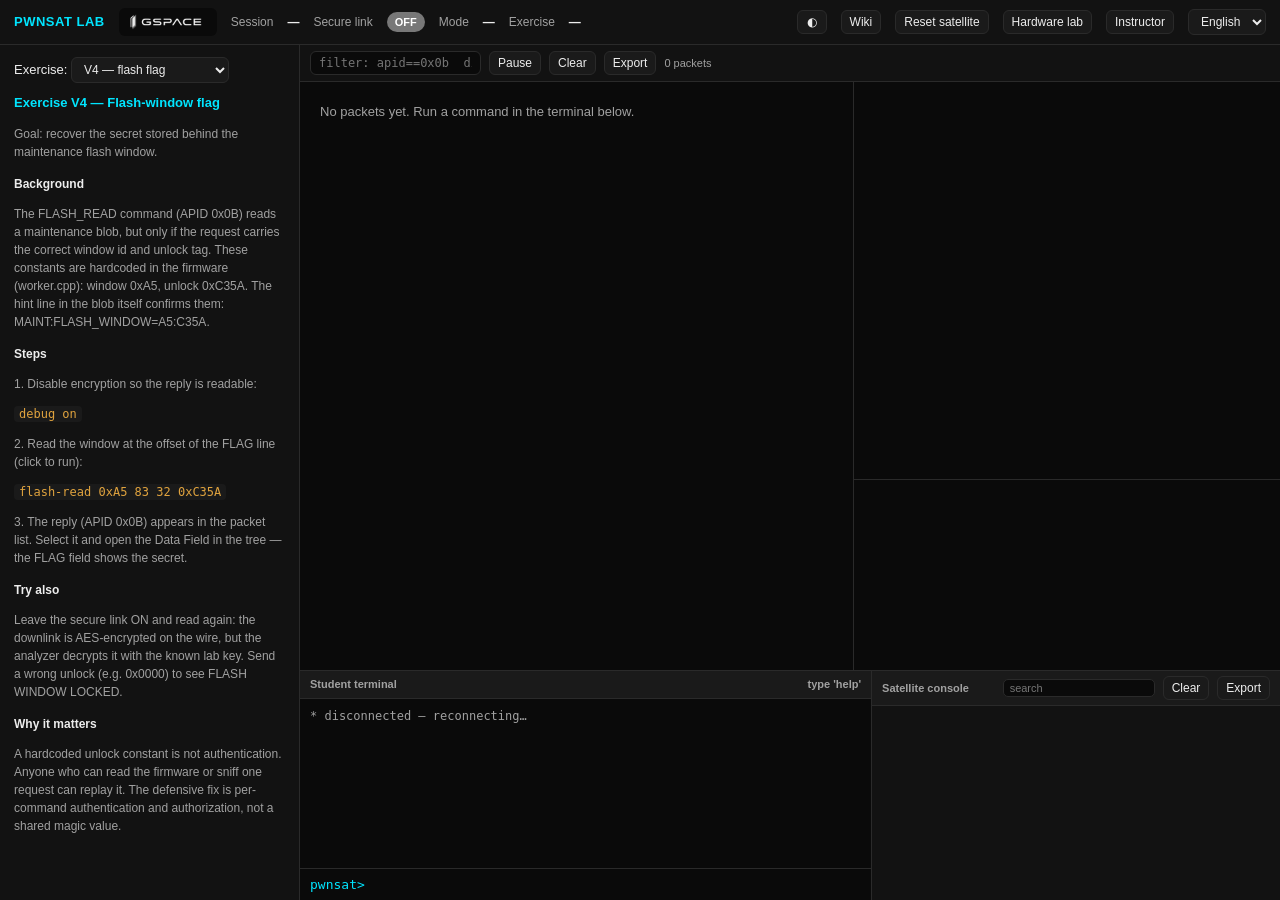
<file: lab/static/index.html>
<!doctype html>
<html lang="en">
<head>
<meta charset="utf-8">
<meta name="viewport" content="width=device-width, initial-scale=1">
<title>Pwnsat Lab</title>
<link rel="stylesheet" href="style.css">
</head>
<body>
<div id="topbar">
  <span class="brand">PWNSAT LAB</span>
  <span class="logochip" title="GSpace"><img src="gspace-logo.png" alt="GSpace"></span>
  <span class="stat" data-i18n="session">Session</span><span class="stat"><b id="sid">—</b></span>
  <span class="stat" data-i18n="link">Secure link</span><span class="pill off" id="linkpill">OFF</span>
  <span class="stat" data-i18n="mode">Mode</span><span class="stat"><b id="modeval">—</b></span>
  <span class="stat" data-i18n="exercise">Exercise</span><span class="stat"><b id="exval">—</b></span>
  <span class="spacer"></span>
  <button id="themetoggle" class="iconbtn" title="Theme">◐</button>
  <button id="wikitoggle" data-i18n="wiki">Wiki</button>
  <button id="resetbtn" data-i18n="reset">Reset satellite</button>
  <a href="hardware.html" target="_blank"><button data-i18n="hardware">Hardware lab</button></a>
  <a href="instructor.html" target="_blank"><button id="instbtn" data-i18n="instructor">Instructor</button></a>
  <select id="lang"><option value="en">English</option><option value="ja">日本語</option></select>
</div>

<div id="main">
  <aside id="wiki"></aside>
  <div id="center">
    <div id="analyzer">
      <div id="toolbar">
        <input id="filter" placeholder="filter: apid==0x0b  dir==rx  malformed  tc  tm">
        <button id="pausebtn" data-i18n="pause">Pause</button>
        <button id="clearcap" data-i18n="clear">Clear</button>
        <button id="exportcap" data-i18n="export">Export</button>
        <span class="count" id="capcount">0 packets</span>
      </div>
      <div id="panes">
        <div id="list"></div>
        <div id="detailwrap">
          <div id="tree"></div>
          <div id="hex"></div>
        </div>
      </div>
    </div>
    <div id="bottom">
      <div id="terminal">
        <div class="phead"><span data-i18n="terminal">Student terminal</span>
          <span class="spacer"></span><span class="txt">type 'help'</span></div>
        <div id="termout"></div>
        <div id="terminput"><span>pwnsat&gt;</span><input id="termin" autocomplete="off" autofocus></div>
      </div>
      <div id="console">
        <div class="phead"><span data-i18n="console">Satellite console</span>
          <span class="spacer"></span>
          <input id="consearch" placeholder="search">
          <button id="conclear" data-i18n="clear">Clear</button>
          <button id="conexport" data-i18n="export">Export</button></div>
        <div id="conout"></div>
      </div>
    </div>
  </div>
</div>
<script src="app.js"></script>
</body>
</html>
</file>
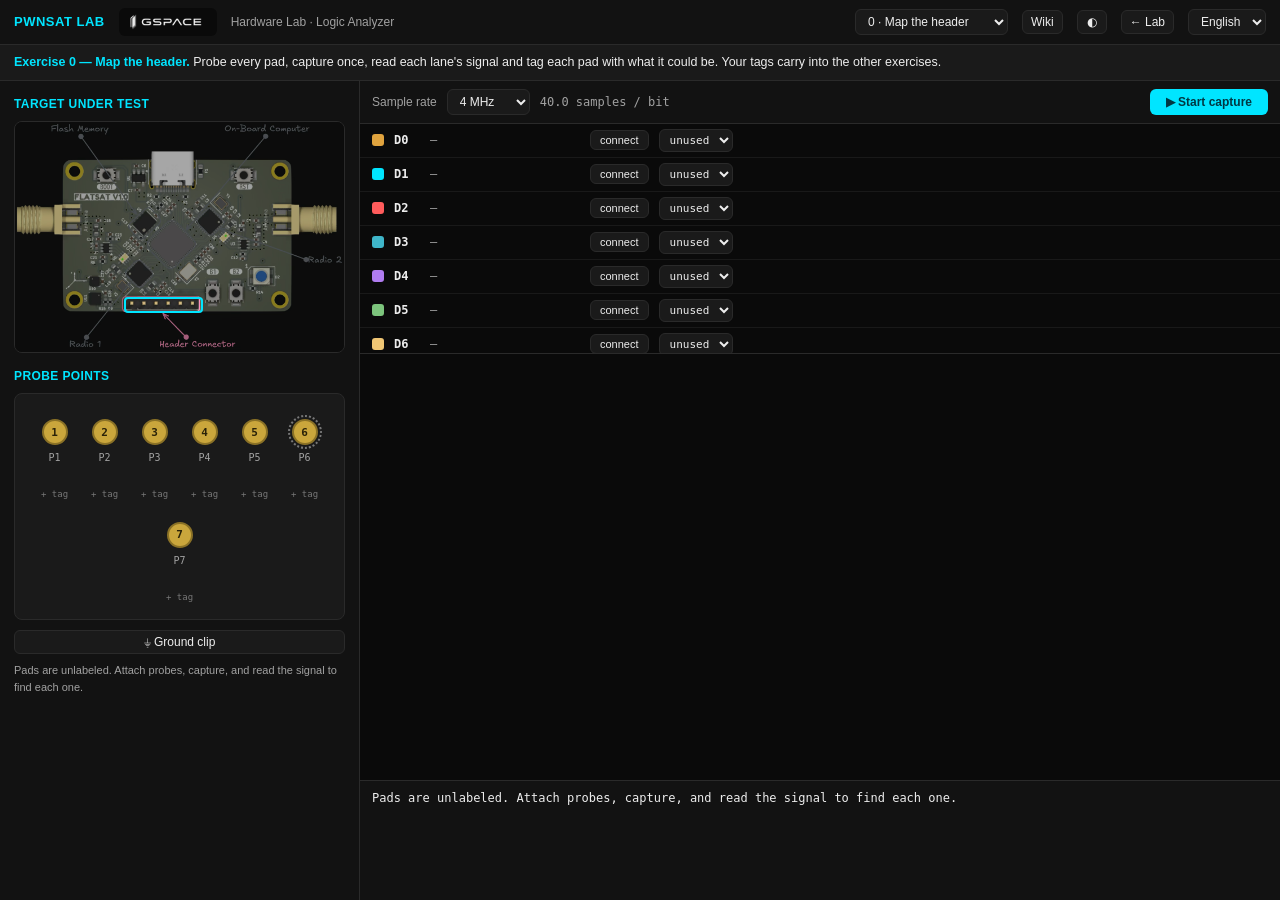
<file: lab/static/hardware.html>
<!doctype html>
<html lang="en">
<head>
<meta charset="utf-8">
<meta name="viewport" content="width=device-width, initial-scale=1">
<title>Pwnsat Lab — Hardware</title>
<link rel="stylesheet" href="style.css">
<style>
#hwmain { flex: 1; display: flex; min-height: 0; overflow: hidden; }
#wiki { width: 290px; flex: 0 0 auto; background: var(--panel); border-right: 1px solid var(--line);
  overflow-y: auto; padding: 14px; }
#wiki.collapsed { display: none; }
#wiki h2 { font-size: 13px; color: var(--accent); margin: 0 0 6px; }
#wiki h3 { font-size: 12px; color: var(--fg); margin: 14px 0 4px; }
#wiki p, #wiki li { font-size: 12px; color: var(--dim); }
#wiki ol { margin: 4px 0; padding-left: 18px; } #wiki li { margin-bottom: 5px; }
#wiki code { background: var(--panel2); padding: 1px 5px; border-radius: 4px; font-family: var(--mono); color: var(--accent); }
#wiki .goal { color: var(--fg); }
#target { width: 360px; flex: 0 0 auto; background: var(--panel); border-right: 1px solid var(--line);
  overflow-y: auto; padding: 14px; }
#target h3 { font-size: 12px; color: var(--accent); margin: 0 0 8px; text-transform: uppercase; letter-spacing: .4px; }
.boardwrap { position: relative; border: 1px solid var(--line); border-radius: 8px; overflow: hidden; }
.boardwrap img { width: 100%; display: block; }
.marker { position: absolute; border: 2px solid var(--accent); border-radius: 4px;
  box-shadow: 0 0 0 9999px rgba(0,0,0,.35); animation: pulse 1.6s infinite; }
@keyframes pulse { 0%,100% { border-color: var(--accent); } 50% { border-color: transparent; } }
.header-widget { margin-top: 14px; }
.pins { display: flex; gap: 8px; justify-content: center; padding: 14px 8px; background: var(--panel2);
  border: 1px solid var(--line); border-radius: 8px; flex-wrap: wrap; }
.pin { width: 42px; display: flex; flex-direction: column; align-items: center; gap: 5px; cursor: pointer; }
.pad { width: 26px; height: 26px; border-radius: 50%; background: #caa63c; border: 2px solid #8a7126;
  display: flex; align-items: center; justify-content: center; font: 700 11px var(--mono); color: #2a2208; }
.pin.armed .pad, .pin:hover .pad { outline: 2px solid var(--accent); outline-offset: 2px; }
.pin .wire { width: 20px; height: 6px; border-radius: 3px; background: transparent; }
.pin .pn { font-size: 10px; color: var(--dim); font-family: var(--mono); }
.pin .fn { font-size: 9px; color: var(--accent); font-family: var(--mono); min-height: 11px; }
.pin .lbl { font-size: 9px; font-family: var(--mono); color: var(--accent); cursor: pointer;
  min-height: 13px; padding: 0 3px; border-radius: 3px; border: 1px dashed transparent; margin-top: 1px; }
.pin .lbl:hover { border-color: var(--line); }
.pin .lbl.empty { color: var(--muted); }
.pad.gndhint { outline: 2px dotted var(--muted); outline-offset: 2px; }
.pad.gnd { box-shadow: 0 0 0 3px var(--fg); }
.gndbtn { width: 100%; margin-top: 10px; }
.gndbtn.armed { outline: 2px solid var(--accent); }

#analyzer { flex: 1; display: flex; flex-direction: column; min-width: 0; }
#hwtools { display: flex; gap: 10px; align-items: center; padding: 8px 12px; background: var(--panel);
  border-bottom: 1px solid var(--line); flex-wrap: wrap; }
#hwtools label { font-size: 12px; color: var(--dim); }
#hwtools .spb { font-family: var(--mono); font-size: 12px; color: var(--dim); }
#capbtn { background: var(--accent); color: var(--accent-ink); border: 0; font-weight: 700; padding: 6px 16px; }
.rack { flex: 0 0 auto; max-height: 230px; overflow-y: auto; border-bottom: 1px solid var(--line); }
.chrow { display: flex; align-items: center; gap: 10px; padding: 5px 12px; border-bottom: 1px solid var(--rowline);
  font-family: var(--mono); font-size: 12px; }
.chrow .sw { width: 12px; height: 12px; border-radius: 3px; flex: 0 0 auto; }
.chrow .cid { width: 26px; color: var(--fg); font-weight: 700; }
.chrow .conn { width: 150px; color: var(--dim); }
.chrow .conn b { color: var(--fg); }
.chrow .cls { flex: 1; color: var(--dim); font-size: 11px; }
.chrow button { padding: 3px 9px; font-size: 11px; }
.chrow select { padding: 3px 6px; font-size: 11px; font-family: var(--mono); }
.chrow.armed { background: var(--sel); }
#scope { flex: 1; overflow: auto; padding: 10px 12px; background: var(--bg); }
#scope svg { display: block; }
#hwconsole { flex: 0 0 auto; height: 120px; overflow-y: auto; padding: 8px 12px; background: var(--panel);
  border-top: 1px solid var(--line); font-family: var(--mono); font-size: 12px; white-space: pre-wrap; }
.ok { color: var(--accent); } .warn { color: var(--warn); } .bad { color: var(--err); }
#obj { padding: 8px 14px; background: var(--panel2); border-bottom: 1px solid var(--line); font-size: 12.5px; color: var(--fg); }
#obj b { color: var(--accent); }
</style>
</head>
<body>
<div id="topbar">
  <span class="brand">PWNSAT LAB</span>
  <span class="logochip" title="GSpace"><img src="gspace-logo.png" alt="GSpace"></span>
  <span class="stat" id="hwtitle">Hardware Lab · Logic Analyzer</span>
  <span class="spacer"></span>
  <select id="exsel">
    <option value="map">0 · Map the header</option>
    <option value="uart">UART — GPS</option>
    <option value="i2c">I2C — Accelerometer</option>
    <option value="spi">SPI — Flash</option>
  </select>
  <button id="wikitoggle">Wiki</button>
  <button id="themetoggle" class="iconbtn" title="Theme">◐</button>
  <a href="index.html"><button id="backbtn">← Lab</button></a>
  <select id="lang"><option value="en">English</option><option value="ja">日本語</option></select>
</div>
<div id="obj"></div>
<div id="hwmain">
  <aside id="wiki" class="collapsed"></aside>
  <aside id="target">
    <h3 id="targethdr">Target under test</h3>
    <div class="boardwrap"><img src="board.png" alt="FlatSat"><div class="marker" id="marker"></div></div>
    <div class="header-widget">
      <h3 id="probehdr">Probe points</h3>
      <div class="pins" id="pins"></div>
      <button id="gndclip" class="gndbtn">⏚ Ground clip</button>
      <div id="pinhint" style="font-size:11px;color:var(--dim);margin-top:8px"></div>
    </div>
  </aside>
  <div id="analyzer">
    <div id="hwtools">
      <label id="srlabel">Sample rate</label>
      <select id="srate">
        <option value="500000">500 kHz</option>
        <option value="1000000">1 MHz</option>
        <option value="4000000" selected>4 MHz</option>
        <option value="16000000">16 MHz</option>
      </select>
      <span class="spb" id="spb"></span>
      <span class="spacer" style="flex:1"></span>
      <button id="capbtn">▶ Start capture</button>
    </div>
    <div class="rack" id="rack"></div>
    <div id="scope"></div>
    <div id="hwconsole"></div>
  </div>
</div>
<script src="hardware.js"></script>
</body>
</html>
</file>
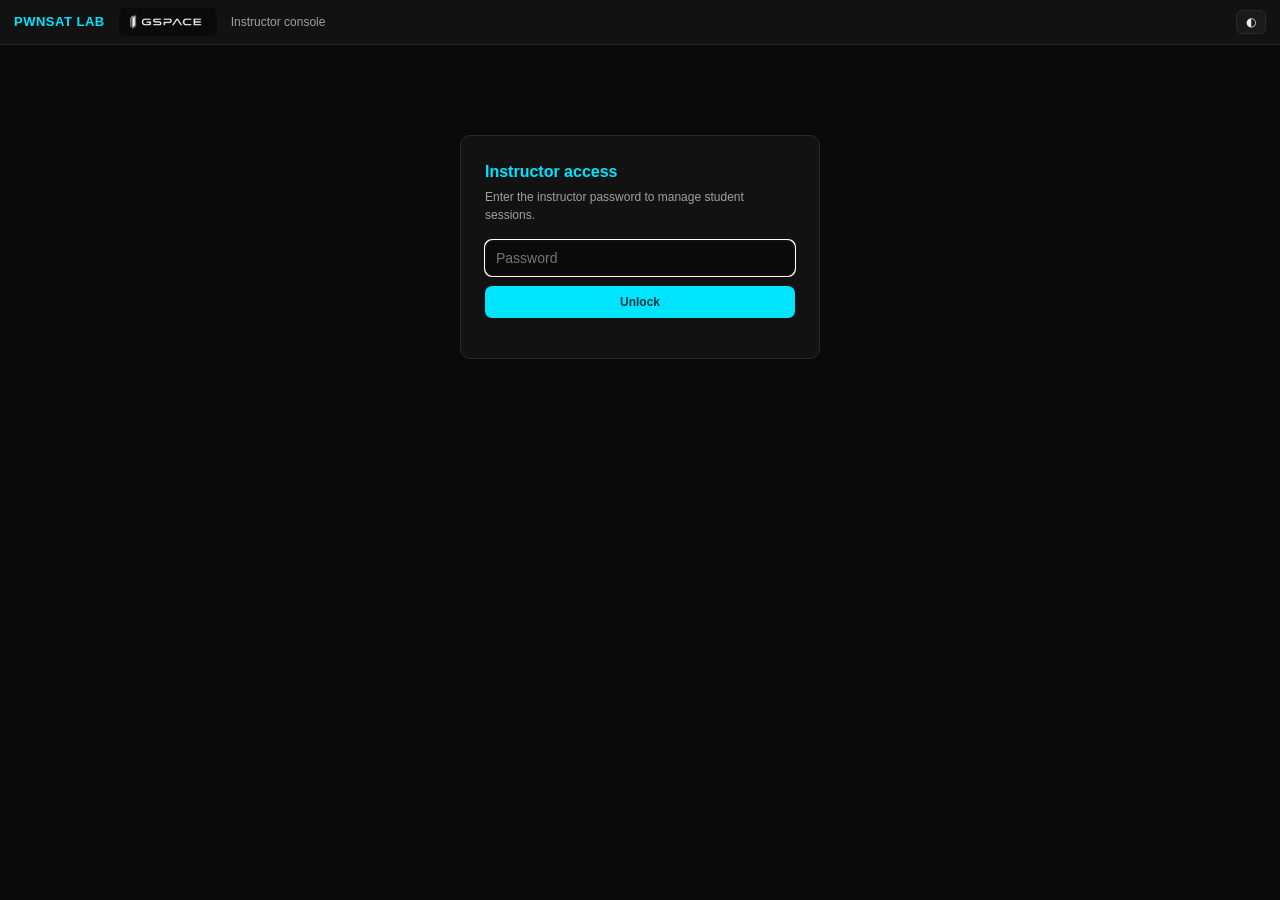
<file: lab/static/instructor.html>
<!doctype html>
<html lang="en">
<head>
<meta charset="utf-8">
<meta name="viewport" content="width=device-width, initial-scale=1">
<title>Pwnsat Lab — Instructor</title>
<link rel="stylesheet" href="style.css">
</head>
<body>
<div id="topbar">
  <span class="brand">PWNSAT LAB</span>
  <span class="logochip" title="GSpace"><img src="gspace-logo.png" alt="GSpace"></span>
  <span class="stat">Instructor console</span>
  <span class="spacer"></span>
  <button id="themetoggle" class="iconbtn" title="Theme">◐</button>
  <button id="logout" style="display:none">Log out</button>
</div>

<div id="login" class="login">
  <h1>Instructor access</h1>
  <p>Enter the instructor password to manage student sessions.</p>
  <input id="pw" type="password" placeholder="Password" autocomplete="off" autofocus>
  <button id="loginbtn">Unlock</button>
  <div class="err" id="loginerr"></div>
</div>

<div id="inst" style="display:none">
  <div class="topnav">
    <h2 style="margin:0;color:var(--accent)">Session monitor</h2>
    <span class="spacer"></span>
    <span class="stat" id="autostat" style="color:var(--dim);font-size:12px"></span>
    <button id="refresh">Refresh</button>
    <button id="resetall">Reset all</button>
  </div>
  <div class="cards" id="cards"></div>
  <div style="overflow-x:auto">
    <table class="sessions">
      <thead><tr>
        <th>Session</th><th>Health</th><th>Mode</th><th>Flags</th><th>Cmds</th>
        <th>TM</th><th>Relays</th><th>Errors</th><th>Age</th><th>Idle</th><th>Actions</th>
      </tr></thead>
      <tbody id="rows"></tbody>
    </table>
  </div>
</div>
<script src="instructor.js"></script>
</body>
</html>
</file>
<file: lab/static/style.css>
/* GSpace palette (paleta/GSPACE-colores.json): negro #0A0A0A, grafito #2A2A2A,
   gris medio #787878, gris claro #A1A1A1, blanco suave #EDEDED, cian #00E5FF,
   azul profundo #0B1E3C. */
:root {
  --bg: #0A0A0A; --panel: #121212; --panel2: #1a1a1a; --line: #2A2A2A;
  --fg: #EDEDED; --dim: #A1A1A1; --muted: #787878; --accent: #00E5FF;
  --accent-ink: #003843; --deep: #0B1E3C;
  --tx: #E0A33E; --rx: #00E5FF; --err: #FF5C5C; --warn: #E0A33E;
  --sel: #00e5ff22; --hover: #ffffff0d; --rowline: #ffffff10;
  --logo-bg: #0A0A0A;
  --mono: "SF Mono", "Cascadia Code", Consolas, monospace;
}
:root[data-theme="light"] {
  --bg: #F3F4F6; --panel: #FFFFFF; --panel2: #EDEDED; --line: #D4D4D8;
  --fg: #141414; --dim: #555555; --muted: #787878; --accent: #0892A5;
  --accent-ink: #e6fbff; --deep: #0B1E3C;
  --tx: #B4690E; --rx: #0892A5; --err: #D23B3B; --warn: #B4690E;
  --sel: #0892a522; --hover: #0000000a; --rowline: #00000012;
  --logo-bg: #0A0A0A;
}
* { box-sizing: border-box; }
html, body { height: 100%; margin: 0; }
body { background: var(--bg); color: var(--fg); font: 13px/1.5 -apple-system, Segoe UI, Roboto, sans-serif;
  display: flex; flex-direction: column; overflow: hidden; }

/* top bar */
#topbar { display: flex; align-items: center; gap: 14px; padding: 8px 14px;
  background: var(--panel); border-bottom: 1px solid var(--line); flex: 0 0 auto; }
#topbar .brand { font-weight: 700; letter-spacing: .5px; color: var(--accent); white-space: nowrap; }
#topbar .stat { white-space: nowrap; }
.logochip { display: inline-flex; align-items: center; background: var(--logo-bg);
  border-radius: 6px; padding: 4px 9px; }
.logochip img { height: 20px; display: block; }
#topbar .stat { color: var(--dim); font-size: 12px; }
#topbar .stat b { color: var(--fg); font-weight: 600; }
#topbar .pill { padding: 2px 8px; border-radius: 10px; font-size: 11px; font-weight: 600; }
.pill.on { background: var(--accent); color: var(--accent-ink); } .pill.off { background: var(--muted); color: #fff; }
#topbar .spacer { flex: 1; }
select, button { background: var(--panel2); color: var(--fg); border: 1px solid var(--line);
  border-radius: 6px; padding: 4px 8px; font-size: 12px; cursor: pointer; }
button:hover { border-color: var(--accent); }
.iconbtn { width: 30px; text-align: center; padding: 4px 0; }

/* layout */
#main { flex: 1; display: flex; min-height: 0; }
#wiki { width: 300px; flex: 0 0 auto; background: var(--panel); border-right: 1px solid var(--line);
  overflow-y: auto; padding: 12px 14px; }
#wiki.collapsed { display: none; }
#wiki h2 { font-size: 13px; margin: 0 0 6px; color: var(--accent); }
#wiki h3 { font-size: 12px; margin: 14px 0 4px; color: var(--fg); }
#wiki p, #wiki li { font-size: 12px; color: var(--dim); }
#wiki code { background: var(--panel2); padding: 1px 5px; border-radius: 4px;
  font-family: var(--mono); color: var(--tx); cursor: pointer; }
#wiki code:hover { outline: 1px solid var(--accent); }

#center { flex: 1; display: flex; flex-direction: column; min-width: 0; }
#analyzer { flex: 1; display: flex; flex-direction: column; min-height: 0; }
#toolbar { display: flex; gap: 8px; align-items: center; padding: 6px 10px;
  background: var(--panel); border-bottom: 1px solid var(--line); flex-wrap: wrap; }
#toolbar input { background: var(--bg); border: 1px solid var(--line); color: var(--fg);
  border-radius: 6px; padding: 4px 8px; font-size: 12px; font-family: var(--mono); min-width: 160px; }
#toolbar .count { color: var(--dim); font-size: 11px; }

#panes { flex: 1; display: flex; min-height: 0; }
#list { flex: 1.3; overflow-y: auto; border-right: 1px solid var(--line); min-width: 0; }
#detailwrap { flex: 1; display: flex; flex-direction: column; min-width: 0; }
#tree { flex: 1; overflow: auto; padding: 8px 10px; border-bottom: 1px solid var(--line); }
#hex { height: 190px; overflow: auto; padding: 8px 10px; font-family: var(--mono); font-size: 12px; white-space: pre; }

table.plist { width: 100%; border-collapse: collapse; font-family: var(--mono); font-size: 12px; }
table.plist th { position: sticky; top: 0; background: var(--panel2); text-align: left;
  padding: 5px 8px; color: var(--dim); font-weight: 600; border-bottom: 1px solid var(--line); }
table.plist td { padding: 4px 8px; border-bottom: 1px solid var(--rowline); white-space: nowrap;
  overflow: hidden; text-overflow: ellipsis; }
table.plist tr { cursor: pointer; }
table.plist tr:hover { background: var(--hover); }
table.plist tr.sel { background: var(--sel); }
.dir-tx { color: var(--tx); } .dir-rx { color: var(--rx); } .mal { color: var(--err) !important; }

/* tree */
.node { padding-left: 14px; }
.node > .row { cursor: pointer; padding: 1px 3px; border-radius: 4px; }
.node > .row:hover { background: var(--hover); }
.node > .row.hl { background: var(--sel); }
.node .fname { color: var(--accent); }
.node .fval { color: var(--fg); font-family: var(--mono); }
.caret { display: inline-block; width: 12px; color: var(--dim); }
.hexbyte.hl { background: var(--tx); color: #000; border-radius: 2px; }

/* terminal + console */
#bottom { height: 230px; flex: 0 0 auto; display: flex; border-top: 1px solid var(--line); }
#terminal { flex: 1.4; display: flex; flex-direction: column; background: var(--bg); min-width: 0; }
#console { flex: 1; display: flex; flex-direction: column; background: var(--panel);
  border-left: 1px solid var(--line); min-width: 0; }
.phead { padding: 5px 10px; font-size: 11px; font-weight: 600; color: var(--dim);
  background: var(--panel2); border-bottom: 1px solid var(--line); display: flex; align-items: center; gap: 8px; }
.phead .spacer { flex: 1; }
.phead input { background: var(--bg); border: 1px solid var(--line); color: var(--fg);
  border-radius: 5px; padding: 2px 6px; font-size: 11px; }
#termout, #conout { flex: 1; overflow-y: auto; padding: 8px 10px; font-family: var(--mono);
  font-size: 12px; white-space: pre-wrap; word-break: break-word; }
#terminput { display: flex; border-top: 1px solid var(--line); }
#terminput span { padding: 6px 4px 6px 10px; color: var(--rx); font-family: var(--mono); }
#terminput input { flex: 1; background: transparent; border: 0; color: var(--fg);
  font-family: var(--mono); font-size: 12px; padding: 6px 10px 6px 2px; outline: none; }
.log-INFO { color: var(--fg); } .log-WARN { color: var(--warn); } .log-ERROR { color: var(--err); }
.log-TC { color: var(--tx); } .ts { color: var(--dim); }
.cmd { color: var(--rx); } .txt { color: var(--dim); }

/* instructor dashboard */
#inst { max-width: 1100px; margin: 0 auto; padding: 24px 20px; overflow-y: auto; flex: 1; }
.login { max-width: 360px; margin: 10vh auto; background: var(--panel); border: 1px solid var(--line);
  border-radius: 10px; padding: 24px; }
.login h1 { font-size: 16px; margin: 0 0 4px; color: var(--accent); }
.login p { color: var(--dim); font-size: 12px; margin: 0 0 16px; }
.login input { width: 100%; background: var(--bg); border: 1px solid var(--line); color: var(--fg);
  border-radius: 7px; padding: 9px 10px; font-size: 14px; margin-bottom: 10px; }
.login button { width: 100%; background: var(--accent); color: var(--accent-ink); border: 0;
  padding: 9px; border-radius: 7px; font-weight: 600; }
.login .err { color: var(--err); font-size: 12px; min-height: 16px; }
.cards { display: flex; gap: 12px; flex-wrap: wrap; margin: 16px 0; }
.card { background: var(--panel); border: 1px solid var(--line); border-radius: 10px;
  padding: 14px 18px; min-width: 150px; }
.card .k { color: var(--dim); font-size: 11px; text-transform: uppercase; letter-spacing: .4px; }
.card .v { font-size: 24px; font-weight: 700; color: var(--accent); margin-top: 4px; }
table.sessions { width: 100%; border-collapse: collapse; font-size: 13px; }
table.sessions th { text-align: left; color: var(--dim); font-weight: 600; padding: 8px 10px;
  border-bottom: 1px solid var(--line); font-size: 11px; text-transform: uppercase; }
table.sessions td { padding: 8px 10px; border-bottom: 1px solid var(--rowline); font-family: var(--mono); }
table.sessions .sid { color: var(--accent); }
.badge { padding: 2px 7px; border-radius: 9px; font-size: 11px; }
.badge.live { background: var(--accent); color: var(--accent-ink); }
.badge.idle { background: var(--muted); color: #fff; }
.badge.fault { background: var(--err); color: #fff; }
.sbtn { font-size: 11px; padding: 3px 8px; margin-right: 4px; }
.topnav { display: flex; align-items: center; gap: 14px; margin-bottom: 6px; }
.topnav .spacer { flex: 1; }
</file>
